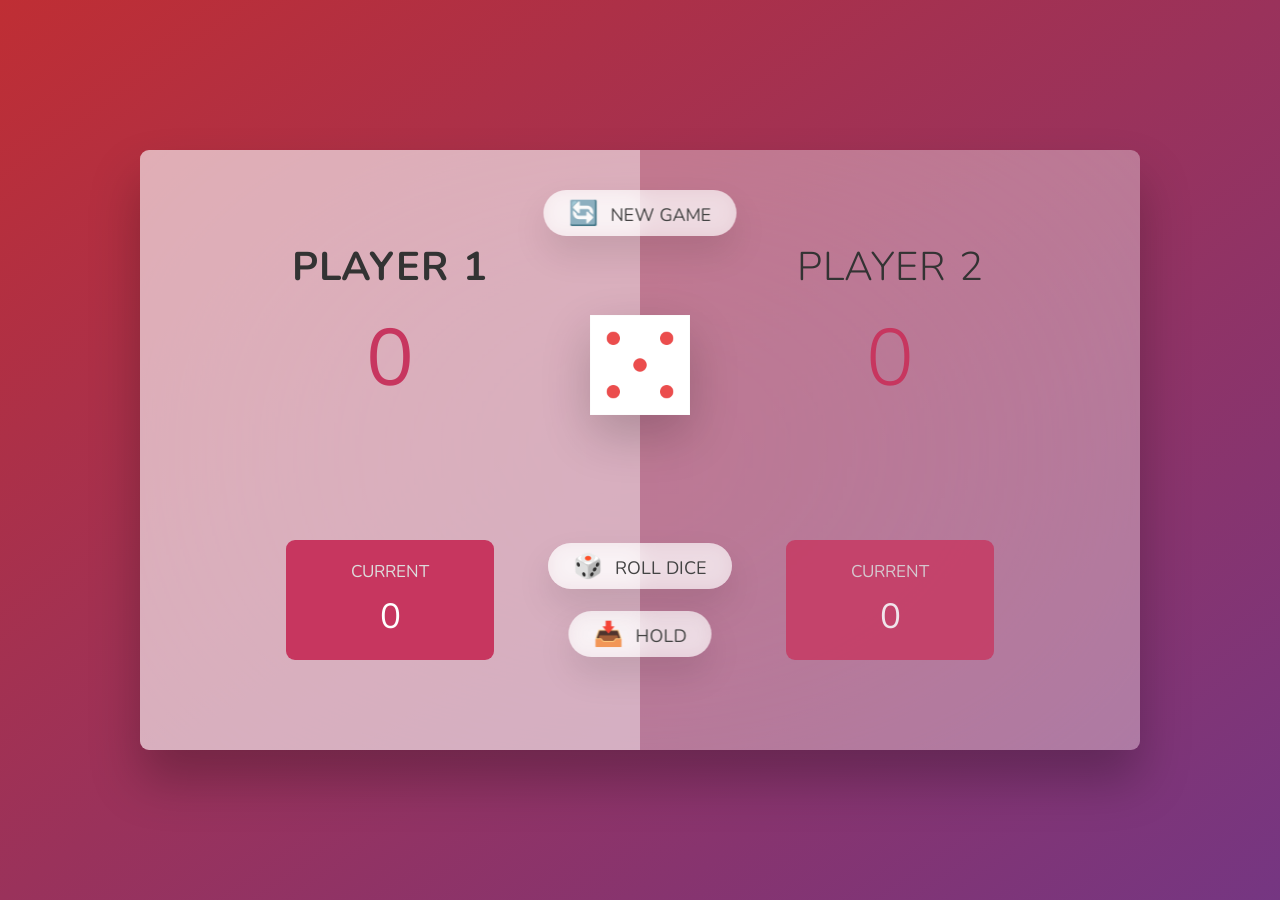
<file: Dice game/index.html>
<!DOCTYPE html>
<html lang="en">

<head>
    <meta charset="UTF-8" />
    <meta name="viewport" content="width=device-width, initial-scale=1.0" />
    <meta http-equiv="X-UA-Compatible" content="ie=edge" />
    <link rel="stylesheet" href="style.css" />
    <title>Pig Game</title>
</head>

<body>
    <main>
        <section class="player player--0 player--active">
            <h2 class="name" id="name--0">Player 1</h2>
            <p class="score" id="score--0">43</p>
            <div class="current">
                <p class="current-label">Current</p>
                <p class="current-score" id="current--0">0</p>
            </div>
        </section>
        <section class="player player--1">
            <h2 class="name" id="name--1">Player 2</h2>
            <p class="score" id="score--1">24</p>
            <div class="current">
                <p class="current-label">Current</p>
                <p class="current-score" id="current--1">0</p>
            </div>
        </section>

        <img src="dice-5.png" alt="Playing dice" class="dice" />
        <button class="btn btn--new">🔄 New game</button>
        <button class="btn btn--roll">🎲 Roll dice</button>
        <button class="btn btn--hold">📥 Hold</button>
    </main>
    <script src="script.js"></script>
</body>

</html>
</file>
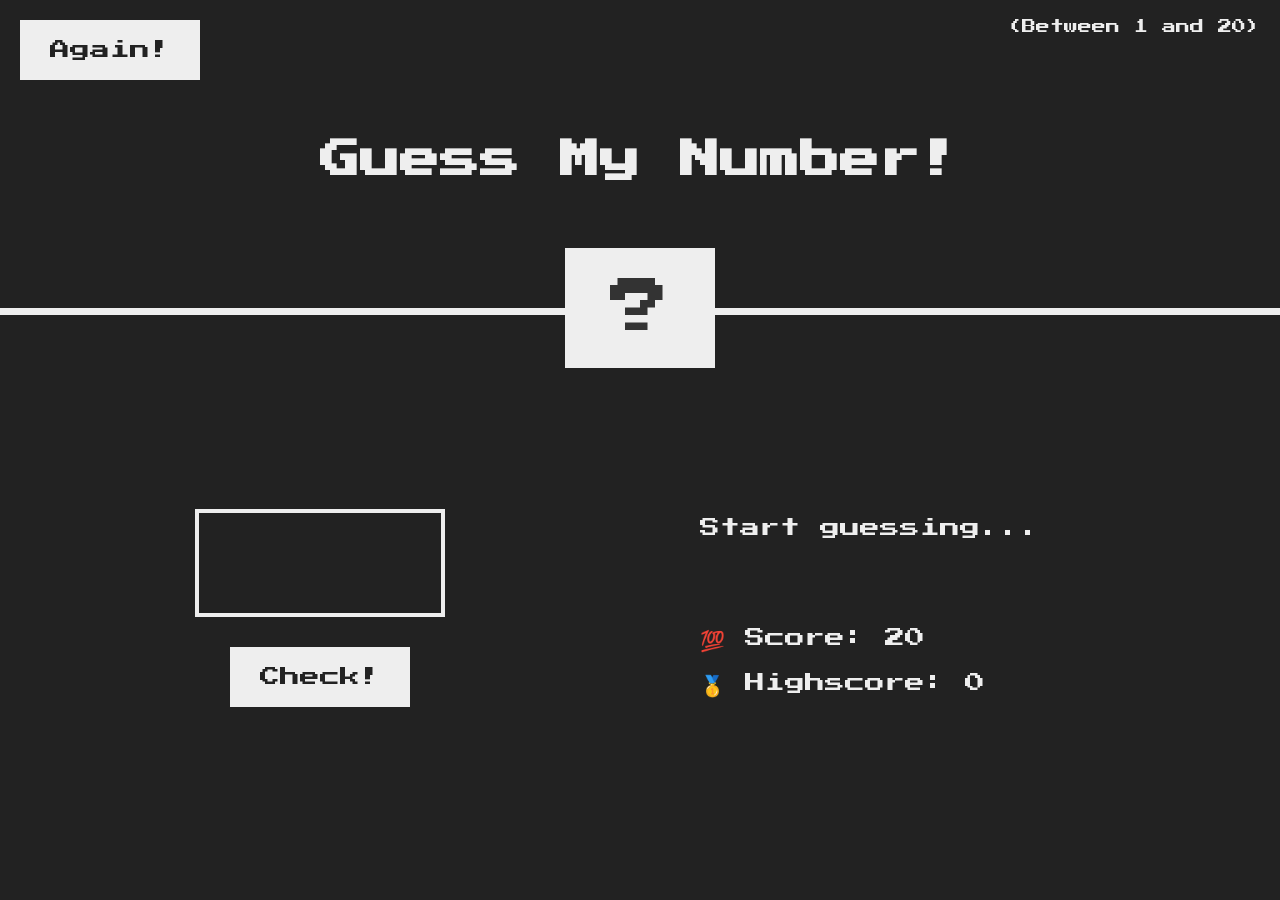
<file: Guess the number/index.html>
<!DOCTYPE html>
<html lang="en">

<head>
    <meta charset="UTF-8" />
    <meta name="viewport" content="width=device-width, initial-scale=1.0" />
    <meta http-equiv="X-UA-Compatible" content="ie=edge" />
    <link rel="stylesheet" href="style.css" />
    <title>Guess My Number!</title>
</head>

<body>
    <header>
        <h1>Guess My Number!</h1>
        <p class="between">(Between 1 and 20)</p>
        <button class="btn again">Again!</button>
        <div class="number">?</div>
    </header>
    <main>
        <section class="left">
            <input type="number" class="guess" />
            <button class="btn check">Check!</button>
        </section>
        <section class="right">
            <p class="message">Start guessing...</p>
            <p class="label-score">💯 Score: <span class="score">20</span></p>
            <p class="label-highscore">
                🥇 Highscore: <span class="highscore">0</span>
            </p>
        </section>
    </main>
    <script src="script.js"></script>
</body>

</html>
</file>
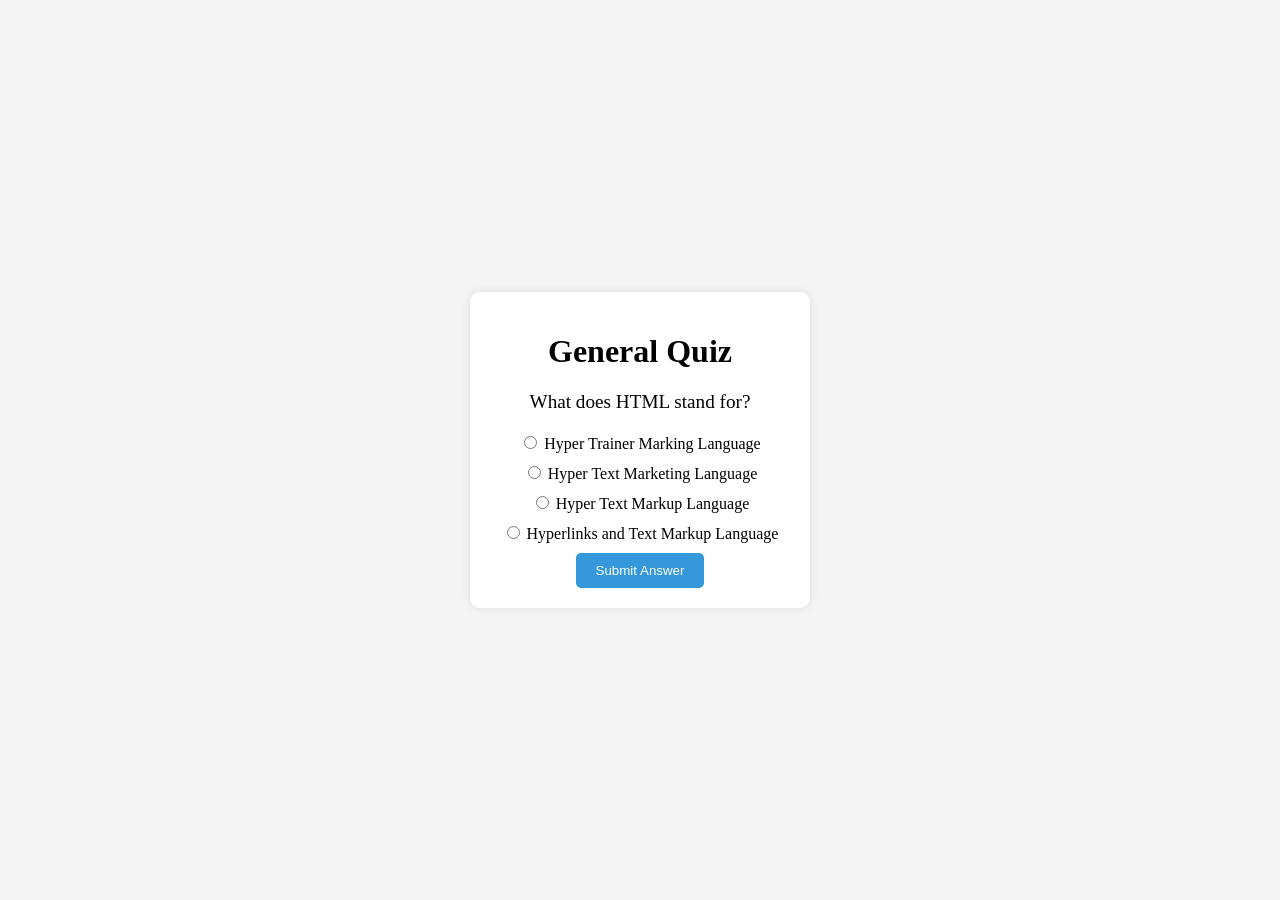
<file: Quiz game/index.html>
<!DOCTYPE html>
<html lang="en">

<head>
    <meta charset="UTF-8">
    <meta name="viewport" content="width=device-width, initial-scale=1.0">
    <title>Document</title>
    <link rel="stylesheet" href="styles.css">
</head>

<body>
    <div class="quiz-container">
        <h1>General Quiz</h1>
        <div id="quiz">
            <div id="question" class="question">Question text goes here</div>
            <div class="options">
                <label>
                    <input type="radio" name="option" class="option" value="0">
                    <span id="option0">Option 1</span>
                </label>
                <label>
                    <input type="radio" name="option" class="option" value="1">
                    <span id="option1">Option 2</span>
                </label>
                <label>
                    <input type="radio" name="option" class="option" value="2">
                    <span id="option2">Option 3</span>
                </label>
                <label>
                    <input type="radio" name="option" class="option" value="3">
                    <span id="option3">Option 4</span>
                </label>

            </div>
            <button id="submit" class="submit-btn">Submit Answer</button>
        </div>
        <div id="result" class="result hidden">You Scored <span id="score"> 0 </span> out of <span id="total"> 0</span>
        </div>
    </div>


    <script src="script.js"></script>
</body>

</html>
</file>
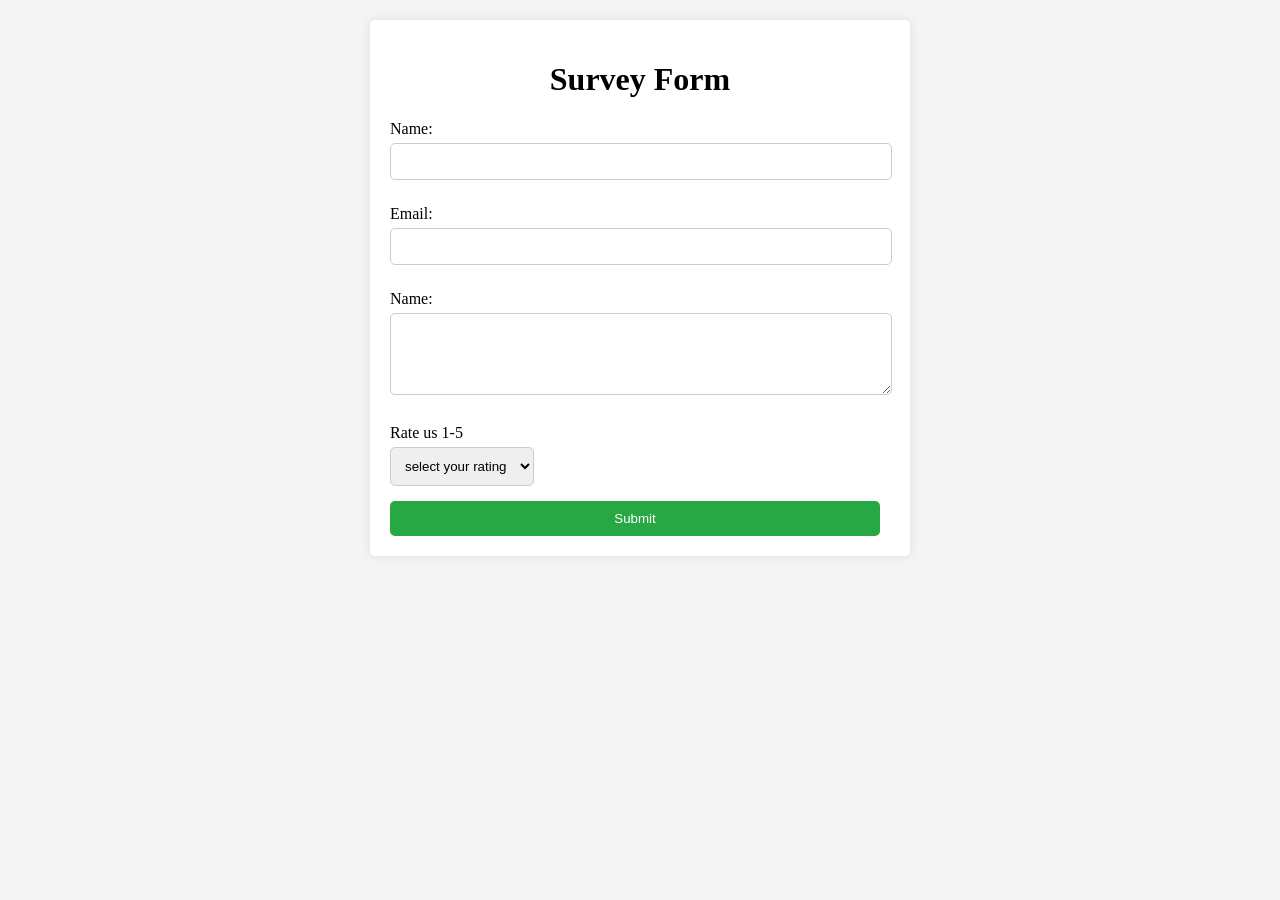
<file: Survey-form/index.html>
<!DOCTYPE html>
<html lang="en">

<head>
    <meta charset="UTF-8">
    <meta name="viewport" content="width=device-width, initial-scale=1.0">
    <title>Document</title>
    <link rel="stylesheet" href="style.css">
</head>

<body>
    <div class="container">
        <h1>Survey Form</h1>
        <form id="surveyForm">
            <label for="name">Name:</label>
            <input type="text" id="name" required>

            <label for="email">Email:</label>
            <input type="email" id="email" required>

            <label for="feedBack">Name:</label>
            <textarea name="" id="feedBack" rows="4" required></textarea>

            <label for="rating">Rate us 1-5</label>
            <select id="rating" required>
                <option value="" disabled selected>select your rating</option>
                <option value="1">1</option>
                <option value="2">2</option>
                <option value="3">3</option>
                <option value="4">4</option>
                <option value="5">5</option>
            </select>

            <button type="submit">Submit</button>

        </form>
        <div id="result" class="hidden">
            <h2>submitted responses:</h2>
            <p id="responseName"></p>
            <p id="responseEmail"></p>
            <p id="responseFeedback"></p>
            <p id="responseRating"></p>
        </div>
    </div>

    <script src="script.js"></script>
</body>

</html>
</file>
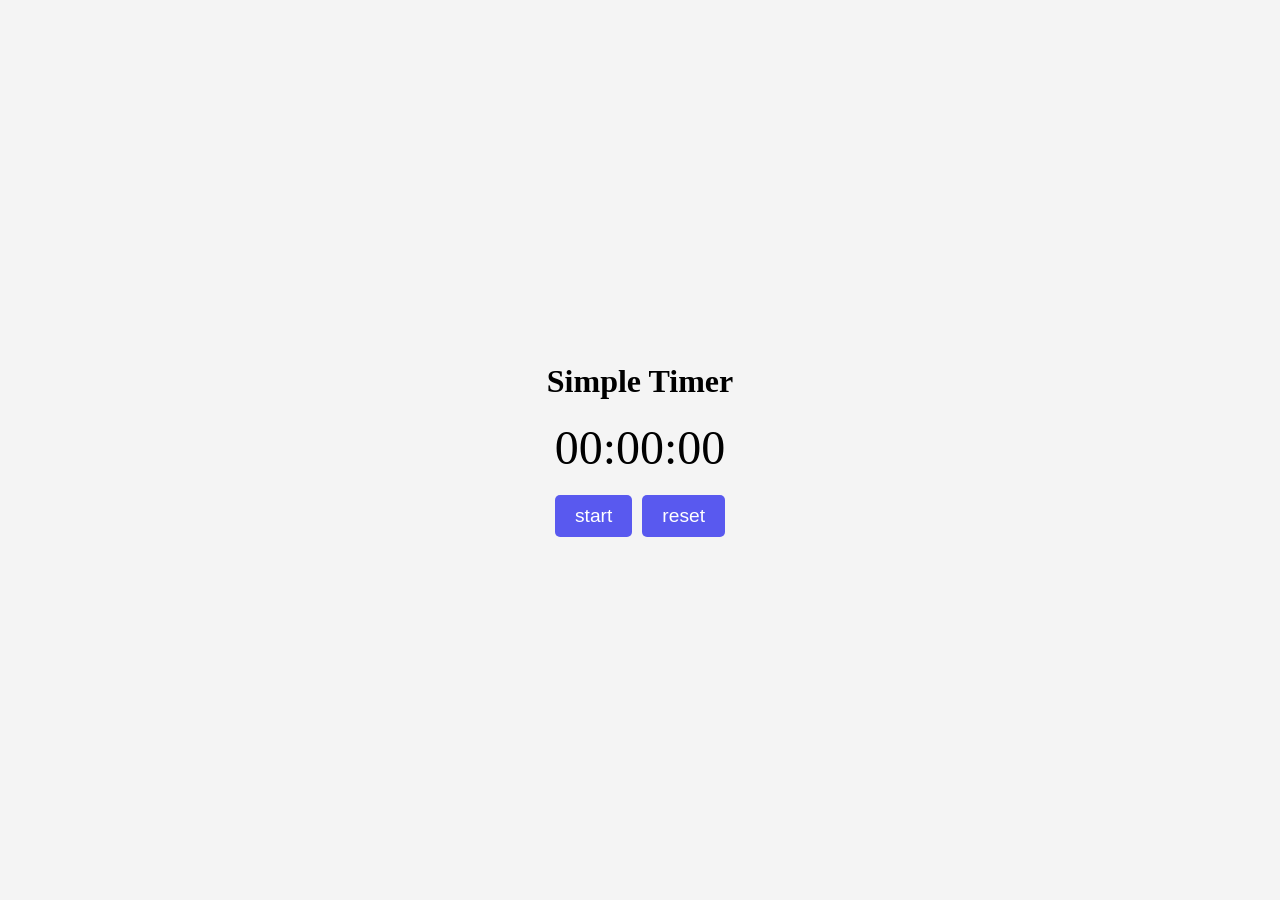
<file: Timer-application/index.html>
<!DOCTYPE html>
<html lang="en">

<head>
    <meta charset="UTF-8">
    <meta name="viewport" content="width=device-width, initial-scale=1.0">
    <title>Document</title>
    <link rel="stylesheet" href="style.css">
</head>

<body>
    <div class="container">
        <h1>Simple Timer</h1>
        <div class="timer" id="timer">00:00:00</div>
        <div class="buttons">
            <button class="btn" id="startButton">start</button>
            <button class="btn" id="pauseButton">pause</button>
            <button class="btn" id="resumeButton">resume</button>
            <button class="btn" id="resetButton">reset</button>
        </div>
    </div>
    <script src="script.js"></script>
</body>

</html>
</file>
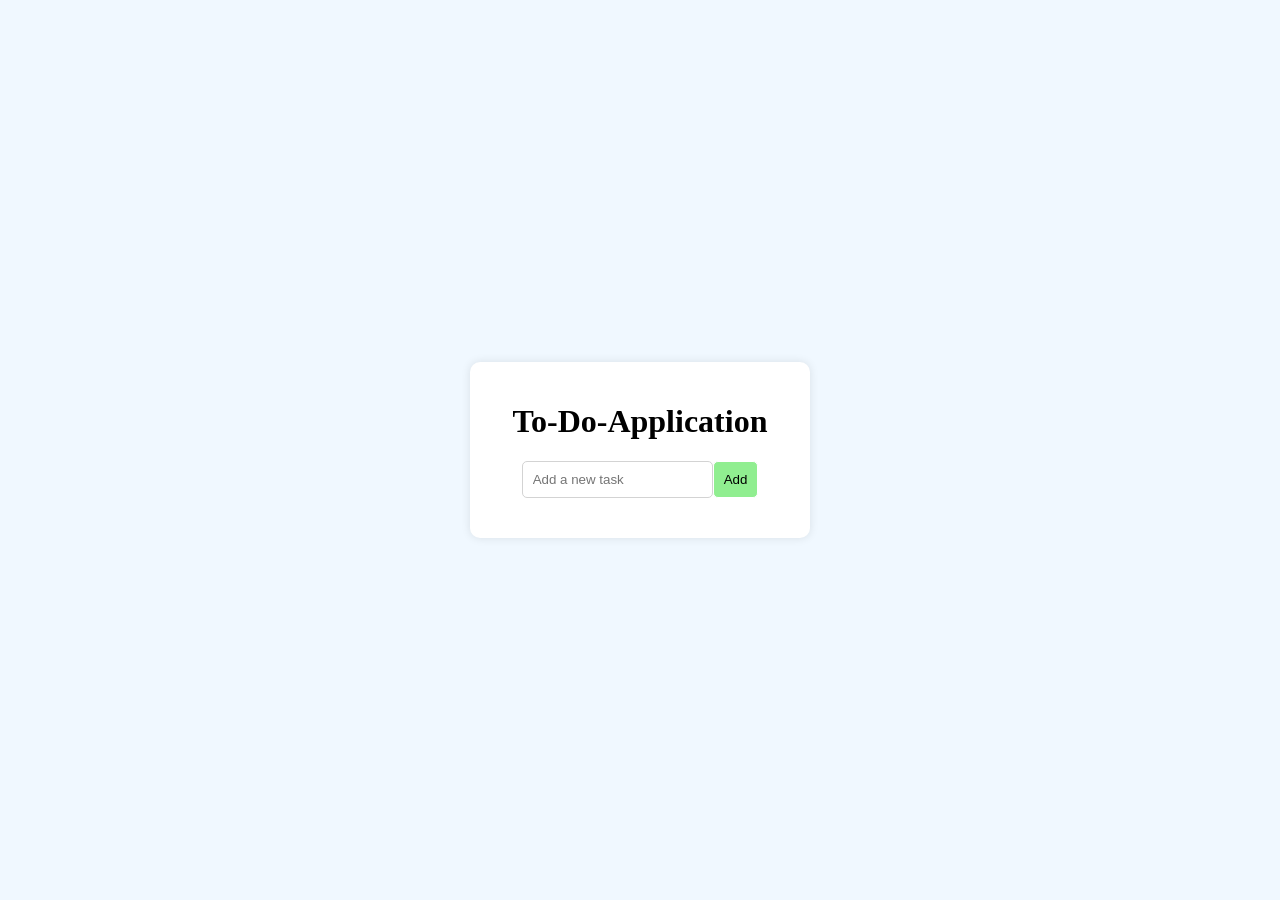
<file: To-do-list/index.html>
<!DOCTYPE html>
<html lang="en">

<head>
    <meta charset="UTF-8">
    <meta name="viewport" content="width=device-width, initial-scale=1.0">
    <title>Document</title>
    <link rel="stylesheet" href="styles.css">
</head>

<body>
    <div class="container">
        <h1>To-Do-Application</h1>
        <div class="input-group">
            <input type="text" id="new-task" placeholder="Add a new task">
            <button id="add-task-button">Add</button>
        </div>
        <ul id="task-list"></ul>
    </div>
    <script src="script.js"></script>
</body>

</html>
</file>
<file: Dice game/style.css>
@import url("https://fonts.googleapis.com/css2?family=Nunito&display=swap");

* {
  margin: 0;
  padding: 0;
  box-sizing: inherit;
}

html {
  font-size: 62.5%;
  box-sizing: border-box;
}

body {
  font-family: "Nunito", sans-serif;
  font-weight: 400;
  height: 100vh;
  color: #333;
  background-image: linear-gradient(to top left, #753682 0%, #bf2e34 100%);
  display: flex;
  align-items: center;
  justify-content: center;
}

/* LAYOUT */
main {
  position: relative;
  width: 100rem;
  height: 60rem;
  background-color: rgba(255, 255, 255, 0.35);
  backdrop-filter: blur(200px);
  filter: blur();
  box-shadow: 0 3rem 5rem rgba(0, 0, 0, 0.25);
  border-radius: 9px;
  overflow: hidden;
  display: flex;
}

.player {
  flex: 50%;
  padding: 9rem;
  display: flex;
  flex-direction: column;
  align-items: center;
  transition: all 0.75s;
}

/* ELEMENTS */
.name {
  position: relative;
  font-size: 4rem;
  text-transform: uppercase;
  letter-spacing: 1px;
  word-spacing: 2px;
  font-weight: 300;
  margin-bottom: 1rem;
}

.score {
  font-size: 8rem;
  font-weight: 300;
  color: #c7365f;
  margin-bottom: auto;
}

.player--active {
  background-color: rgba(255, 255, 255, 0.4);
}
.player--active .name {
  font-weight: 700;
}
.player--active .score {
  font-weight: 400;
}

.player--active .current {
  opacity: 1;
}

.current {
  background-color: #c7365f;
  opacity: 0.8;
  border-radius: 9px;
  color: #fff;
  width: 65%;
  padding: 2rem;
  text-align: center;
  transition: all 0.75s;
}

.current-label {
  text-transform: uppercase;
  margin-bottom: 1rem;
  font-size: 1.7rem;
  color: #ddd;
}

.current-score {
  font-size: 3.5rem;
}

/* ABSOLUTE POSITIONED ELEMENTS */
.btn {
  position: absolute;
  left: 50%;
  transform: translateX(-50%);
  color: #444;
  background: none;
  border: none;
  font-family: inherit;
  font-size: 1.8rem;
  text-transform: uppercase;
  cursor: pointer;
  font-weight: 400;
  transition: all 0.2s;

  background-color: white;
  background-color: rgba(255, 255, 255, 0.6);
  backdrop-filter: blur(10px);

  padding: 0.7rem 2.5rem;
  border-radius: 50rem;
  box-shadow: 0 1.75rem 3.5rem rgba(0, 0, 0, 0.1);
}

.btn::first-letter {
  font-size: 2.4rem;
  display: inline-block;
  margin-right: 0.7rem;
}

.btn--new {
  top: 4rem;
}
.btn--roll {
  top: 39.3rem;
}
.btn--hold {
  top: 46.1rem;
}

.btn:active {
  transform: translate(-50%, 3px);
  box-shadow: 0 1rem 2rem rgba(0, 0, 0, 0.15);
}

.btn:focus {
  outline: none;
}

.dice {
  position: absolute;
  left: 50%;
  top: 16.5rem;
  transform: translateX(-50%);
  height: 10rem;
  box-shadow: 0 2rem 5rem rgba(0, 0, 0, 0.2);
}

.player--winner {
  background-color: #2f2f2f;
}

.player--winner .name {
  font-weight: 700;
  color: #c7365f;
}
</file>
<file: Guess the number/style.css>
@import url("https://fonts.googleapis.com/css?family=Press+Start+2P&display=swap");

* {
  margin: 0;
  padding: 0;
  box-sizing: inherit;
}

html {
  font-size: 62.5%;
  box-sizing: border-box;
}

body {
  font-family: "Press Start 2P", sans-serif;
  color: #eee;
  background-color: #222;
  /* background-color: #60b347; */
}

/* LAYOUT */
header {
  position: relative;
  height: 35vh;
  border-bottom: 7px solid #eee;
}

main {
  height: 65vh;
  color: #eee;
  display: flex;
  align-items: center;
  justify-content: space-around;
}

.left {
  width: 52rem;
  display: flex;
  flex-direction: column;
  align-items: center;
}

.right {
  width: 52rem;
  font-size: 2rem;
}

/* ELEMENTS STYLE */
h1 {
  font-size: 4rem;
  text-align: center;
  position: absolute;
  width: 100%;
  top: 52%;
  left: 50%;
  transform: translate(-50%, -50%);
}

.number {
  background: #eee;
  color: #333;
  font-size: 6rem;
  width: 15rem;
  padding: 3rem 0rem;
  text-align: center;
  position: absolute;
  bottom: 0;
  left: 50%;
  transform: translate(-50%, 50%);
}

.between {
  font-size: 1.4rem;
  position: absolute;
  top: 2rem;
  right: 2rem;
}

.again {
  position: absolute;
  top: 2rem;
  left: 2rem;
}

.guess {
  background: none;
  border: 4px solid #eee;
  font-family: inherit;
  color: inherit;
  font-size: 5rem;
  padding: 2.5rem;
  width: 25rem;
  text-align: center;
  display: block;
  margin-bottom: 3rem;
}

.btn {
  border: none;
  background-color: #eee;
  color: #222;
  font-size: 2rem;
  font-family: inherit;
  padding: 2rem 3rem;
  cursor: pointer;
}

.btn:hover {
  background-color: #ccc;
}

.message {
  margin-bottom: 8rem;
  height: 3rem;
}

.label-score {
  margin-bottom: 2rem;
}
</file>
<file: Quiz game/styles.css>
body {
  background-color: #f4f4f4;
  display: flex;
  justify-content: center;
  align-items: center;
  height: 100vh;
  margin: 0;
}
.quiz-container {
  background-color: white;
  padding: 20px;
  border-radius: 10px;
  box-shadow: 0 0 10px rgba(0, 0, 0, 0.1);
  width: 300px;
  text-align: center;
}

.question {
  font-size: 1.2em;
  margin-bottom: 20px;
}
.options label {
  display: block;
  margin-bottom: 10px;
}
.submit-btn {
  padding: 10px 20px;
  background-color: #3498db;
  color: white;
  border: none;
  border-radius: 5px;
  cursor: pointer;
}
.submit-btn:hover {
  background-color: #2980b9;
}
.result {
  font-size: 1.5em;
  margin-top: 20px;
}
.hidden {
  display: none;
}
</file>
<file: Survey-form/style.css>
body {
  background-color: #f4f4f4;
  margin: 0;
  padding: 20px;
}

.container {
  max-width: 500px;
  margin: auto;
  background: white;
  padding: 20px;
  border-radius: 5px;
  box-shadow: 0 0 10px rgba(0, 0, 0, 0.1);
}
h1 {
  text-align: center;
}

label {
  display: block;
  margin: 10px 0 5px;
}
input,
textarea,
select {
  width: 90;
  padding: 10px;
  margin-bottom: 15px;
  border: 1px solid #ccc;
  border-radius: 5px;
}
button {
  background-color: #28a745;
  color: white;
  border: none;
  padding: 10px 15px;
  width: 100%;
  cursor: pointer;
  border-radius: 5px;
}
button:hover {
  background-color: #218838;
}

.hidden {
  display: none;
}
#surveyForm,
input {
  width: 98%;
}
#surveyForm,
textarea {
  width: 98%;
}
</file>
<file: Timer-application/style.css>
* {
  box-sizing: border-box;
  margin: 0;
  padding: 0;
}

body {
  height: 100vh;
  background-color: #f4f4f4;
  display: flex;
  justify-content: center;
  align-items: center;
}
.container {
  text-align: center;
}
h1 {
  margin-bottom: 20px;
}
.timer {
  font-size: 3em;
  margin-bottom: 20px;
}
.buttons {
  display: flex;
  justify-content: center;
  gap: 10px;
}
.btn {
  padding: 10px 20px;
  font-size: 1.2em;
  background-color: rgb(89, 89, 239);
  color: white;
  border: none;
  border-radius: 5px;
  cursor: pointer;
}
.btn:hover {
  background-color: blue;
}
#pauseButton,
#resumeButton {
  display: none;
}
</file>
<file: To-do-list/styles.css>
body {
  background-color: aliceblue;
  height: 100vh;
  margin: 0;
  padding: 0;
  box-sizing: border-box;
  display: flex;
  align-items: center;
  justify-content: center;
}

.container {
  background-color: white;
  padding: 20px;
  border-radius: 10px;
  box-shadow: 0 0 10px rgba(0, 0, 0, 0.1);
  width: 300px;
}

h1 {
  text-align: center;
}

.input-group {
  display: flex;
  justify-content: center;
  align-items: center;
  margin-bottom: 20px;
}
.input-group input {
  padding: 10px;
  border: 1px solid lightgrey;
  border-radius: 5px;
}
.input-group button {
  padding: 10px;
  border: 1px solid white;
  background-color: lightgreen;
  border-radius: 5px;
  cursor: pointer;
}
.input-group button:hover {
  background-color: rgb(85, 227, 85);
}
ul {
  list-style: none;
  padding: 0;
}
li {
  display: flex;
  justify-content: space-between;
  align-items: center;
  padding: 10px;
  border-bottom: 1px solid rgb(211, 209, 209);
}
</file>
